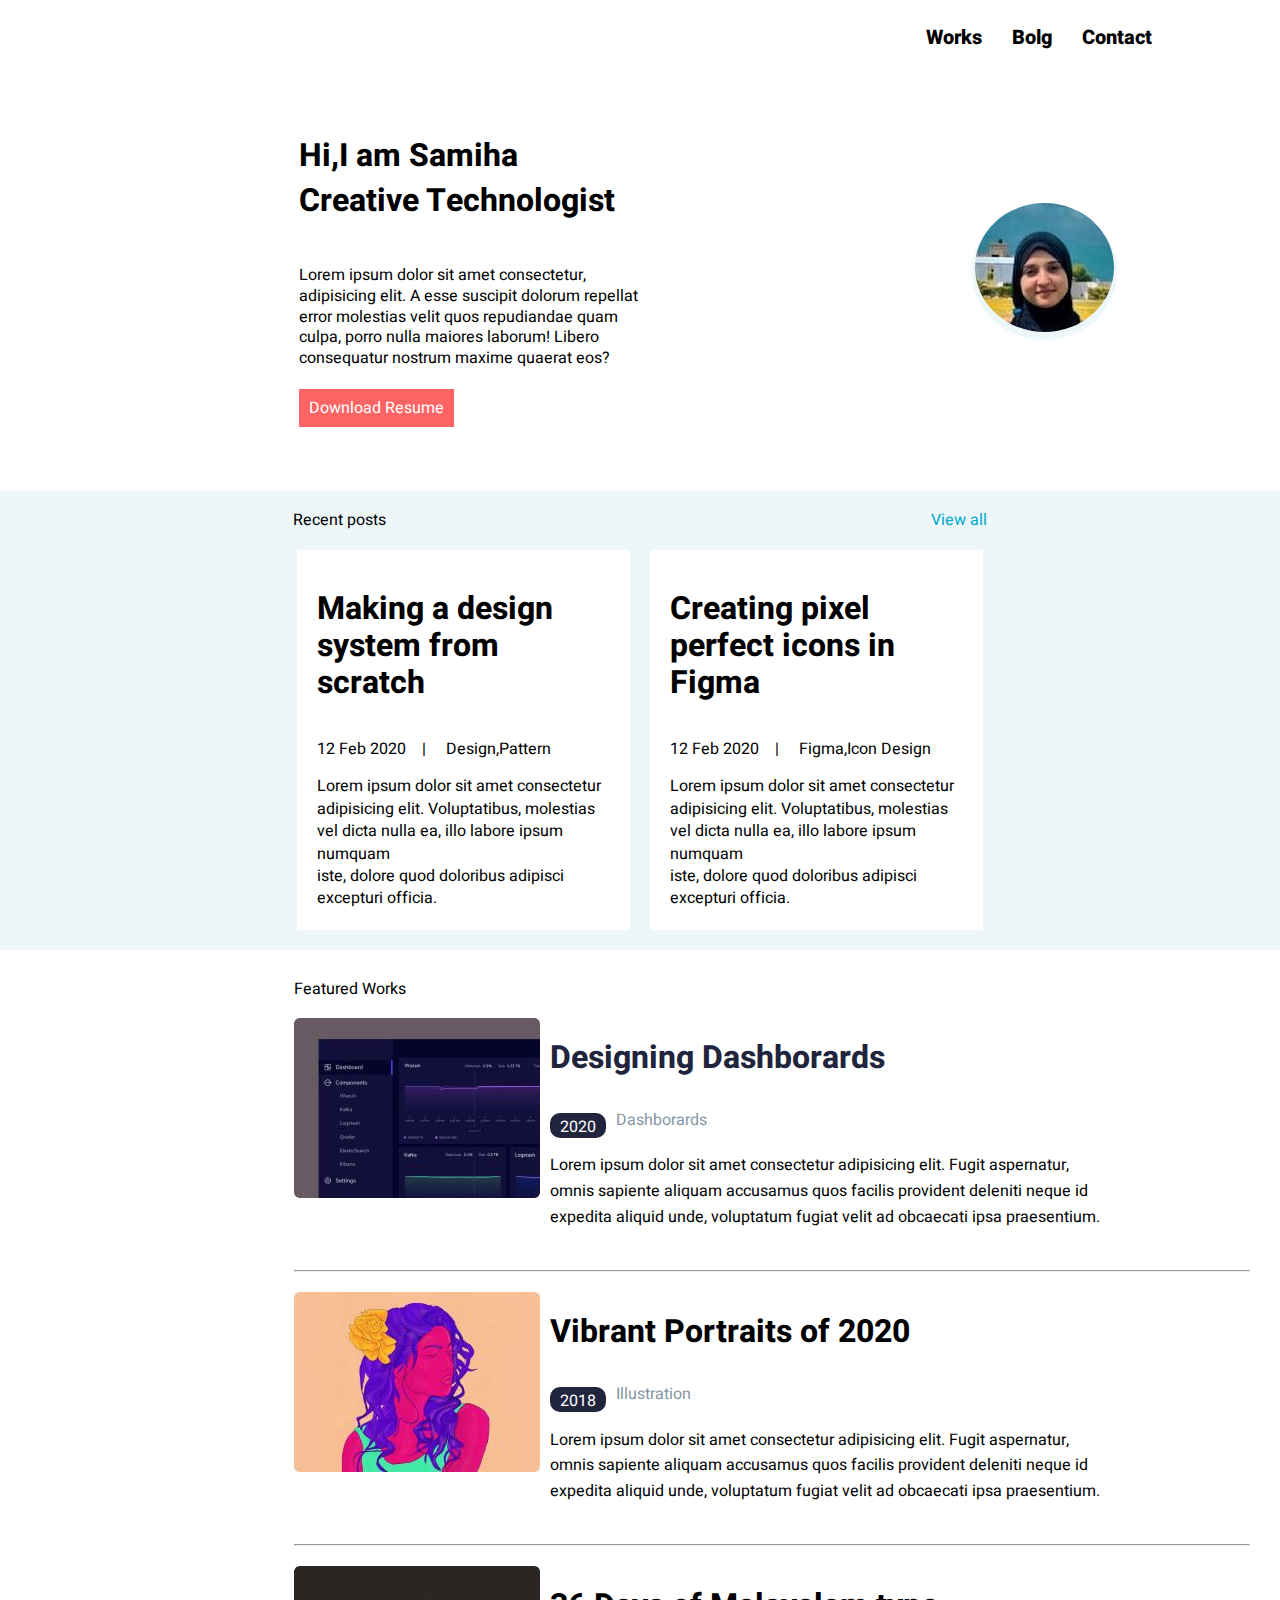
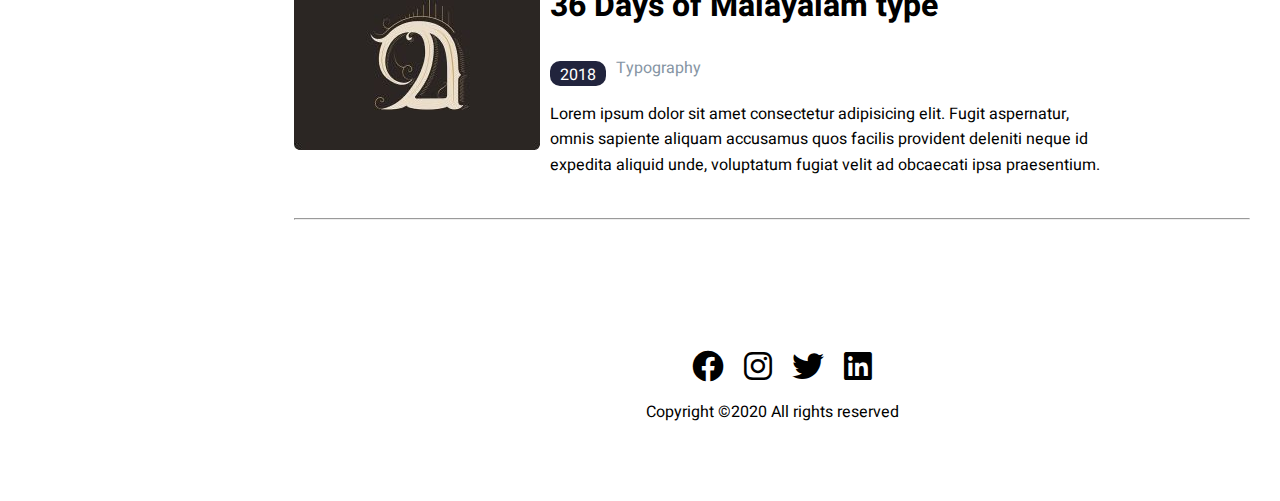
<file: index.html>
<!DOCTYPE html>
<html lang="en">

<head>
    <meta charset="UTF-8">
    <meta http-equiv="X-UA-Compatible" content="IE=edge">
    <meta name="viewport" content="width=device-width, initial-scale=1.0">
    <!-- Main css sheet -->
    <link rel="stylesheet" href="css/Home.css">
    <!-- css fontwosem -->
    <link rel="stylesheet" href="css/all.css">
    <link rel="stylesheet" href="css/normalize.css">
    <link rel="preconnect" href="https://fonts.googleapis.com">
<link rel="preconnect" href="https://fonts.gstatic.com" crossorigin>
<link href="https://fonts.googleapis.com/css2?family=Heebo:wght@100;200;300;400;500;600;700&display=swap" rel="stylesheet">
    <title>Home page</title>
</head>

<body>

    <!-- start header -->
    <header>
        <div class="container">

            <nav>

                <i class="fas fa-bars icon-menu"></i>

                <ul>
                    <a href="works.html">
                        <li>
                            works
                        </li>

                    </a>
                    <a href="blog.html">
                        <li>
                            bolg
                        </li>

                    </a>
                    <a href="index.html">
                        <li>
                            contact
                        </li>

                    </a>
                </ul>
            </nav>

        </div>
    </header>
    <!-- end header -->

    <!-- start induction_part -->

    <div class="induction_part">
        <div class="container">
            <div class="left">
                <h1>
                    Hi,I am Samiha <br>
                    Creative Technologist
                </h1>
                <p>
                    Lorem ipsum dolor sit amet consectetur, adipisicing elit. A esse suscipit dolorum repellat error
                    molestias velit quos repudiandae quam culpa, porro nulla maiores laborum! Libero consequatur
                    nostrum maxime quaerat eos?
                </p>
                <button>Download Resume</button>
            </div>

            <div class="right">
                <img src="img/my_photo.jpg" alt="">

            </div>
        </div>
    </div>

    <!-- end induction_part -->
    <!-- start secendchild -->


    <div class="secendchild">
        <div class="startdiv">
            <p>Recent posts</p>
            <span>
                <p>View all</p>
            </span>
        </div>
        <div class="enddiv">

            <div class="child1">
                <h1>
                    Making a design system from <br> scratch
                </h1>
                <p class="span">12 Feb 2020 <span style="color: white;">...</span>| <span
                        style="color: white;">...</span>
                    Design,Pattern</p>
                <p>Lorem ipsum dolor sit amet consectetur adipisicing elit. Voluptatibus, molestias vel
                    dicta
                    nulla ea, illo labore ipsum numquam <br> iste, dolore quod doloribus
                    adipisci<br> excepturi officia.</p>
            </div>

            <div class="child1">
                <h1>
                    Creating pixel perfect icons in <br> Figma
                </h1>
                <p class="span">12 Feb 2020 <span style="color: white;">...</span>| <span
                        style="color: white;">...</span>
                    Figma,Icon
                    Design</p>
                <p>Lorem ipsum dolor sit amet consectetur adipisicing elit. Voluptatibus, molestias vel
                    dicta
                    nulla ea, illo labore ipsum numquam <br>iste, dolore quod doloribus
                    adipisci <br>excepturi officia.</p>
            </div>
        </div>
    </div>


    <!-- end secendchild -->

    <!-- start lastdiv -->
    <div class="lastdiv">


        <div class="title">
            <p> Featured Works</p>
        </div>
        <div class="severaldiv">
            <div class="leftsev">
                <img src="img/IMG-20230412-WA0001.jpg" alt="">
            </div>
            <div class="rightseve">
                <h1>
                    <a href="workdetail.html" title="Go to Works Detail">Designing Dashborards</a>
                </h1>
                <div class="centerdiv">
                    <span>2020</span>
                    <p>Dashborards</p>
                </div>
                <p>Lorem ipsum dolor sit amet consectetur adipisicing elit. Fugit aspernatur, omnis sapiente
                    aliquam accusamus quos facilis provident deleniti neque id expedita aliquid unde,
                    voluptatum fugiat velit ad obcaecati ipsa praesentium.</p>

            </div>
        </div>
        <hr>


        <div class="severaldiv">
            <div class="leftsev">
                <img src="img/IMG-20230412-WA0000.jpg" alt="">
            </div>
            <div class="rightseve">
                <h1>
                    Vibrant Portraits of 2020
                </h1>
                <div class="centerdiv">
                    <span>2018</span>
                    <p>Illustration</p>
                </div>
                <p>Lorem ipsum dolor sit amet consectetur adipisicing elit. Fugit aspernatur, omnis
                    sapiente aliquam accusamus quos facilis provident deleniti neque id expedita
                    aliquid unde, voluptatum fugiat velit ad obcaecati ipsa praesentium.</p>

            </div>
        </div>
        <hr>



        <div class="severaldiv">
            <div class="leftsev">
                <img src="img/IMG-20230412-WA0002.jpg" alt="">
            </div>
            <div class="rightseve">
                <h1>
                    36 Days of Malayalam type
                </h1>
                <div class="centerdiv">
                    <span>2018</span>
                    <p>Typography</p>
                </div>
                <p>Lorem ipsum dolor sit amet consectetur adipisicing elit. Fugit
                    aspernatur, omnis sapiente aliquam accusamus quos facilis provident
                    deleniti neque id expedita aliquid unde, voluptatum fugiat velit ad
                    obcaecati ipsa praesentium.</p>

            </div>
        </div>
        <hr>

        <!-- end lastdiv -->
        <!-- start footer  -->
        <footer>
            <div>
                <i class="fa-brands fa-facebook"></i>
                <i class="fa-brands fa-instagram"></i>
                <i class="fa-brands fa-twitter"></i>
                <i class="fa-brands fa-linkedin"></i>
            </div>
            <p>Copyright ©2020 All rights reserved </p>
        </footer>
        <!-- end footer  -->
</body>

</html>
</file>
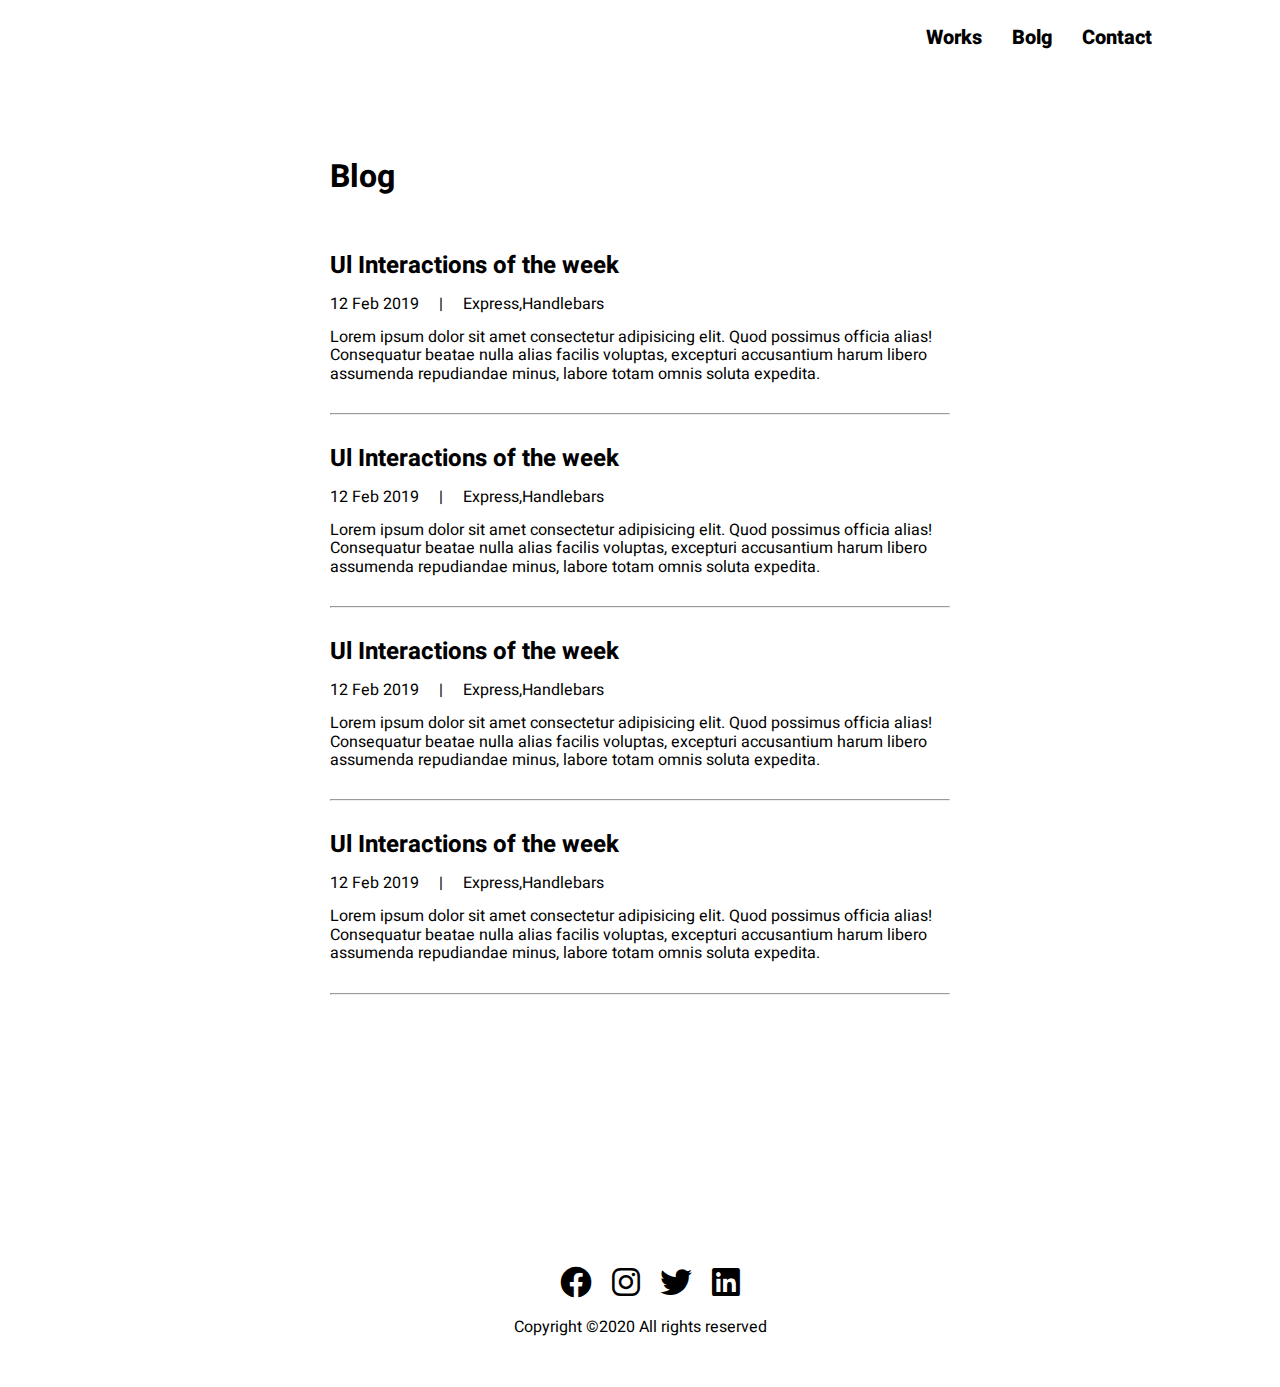
<file: blog.html>
<!DOCTYPE html>
<html lang="en">

<head>
    <meta charset="UTF-8">
    <meta http-equiv="X-UA-Compatible" content="IE=edge">
    <meta name="viewport" content="width=device-width, initial-scale=1.0">
    <link rel="stylesheet" href="css/blog.css">
    <link rel="stylesheet" href="css/all.css">
    <link rel="stylesheet" href="css/normalize.css">
    <link rel="preconnect" href="https://fonts.googleapis.com">
<link rel="preconnect" href="https://fonts.gstatic.com" crossorigin>
<link href="https://fonts.googleapis.com/css2?family=Heebo:wght@100;200;300;400;500;600;700&display=swap" rel="stylesheet">
    <title>Blog page</title>
</head>

<body>
    <!-- start header -->
    <header>
        <div class="container">

            <nav>

                <i class="fas fa-bars icon-menu"></i>

                <ul>
                    <a href="works.html">
                        <li>
                            works
                        </li>

                    </a>
                    <a href="blog.html">
                        <li>
                            bolg
                        </li>

                    </a>
                    <a href="Home.html">
                        <li>
                            contact
                        </li>

                    </a>
                </ul>
            </nav>

        </div>
    </header>
    <!-- end header -->
    <!-- start blog_sec -->

    <div class="continer">

        <main>
            <h1>
                Blog
            </h1>
            <div class="maindivv">
                <h2>
                    Ul Interactions of the week
                </h2>
                <p class="p1">12 Feb 2019<span style="color: white;"> ...</span> | <span style="color: white;">
                        ...</span> Express,Handlebars</p>
                <p class="p2">Lorem ipsum dolor sit amet consectetur adipisicing elit. Quod possimus officia alias!
                    Consequatur beatae
                    nulla alias facilis voluptas, excepturi accusantium harum libero assumenda repudiandae minus, labore
                    totam omnis soluta expedita.</p>
                <hr>
            </div>



            <div class="maindivv">
                <h2>
                    Ul Interactions of the week
                </h2>
                <p class="p1">12 Feb 2019<span style="color: white;"> ...</span> | <span style="color: white;">
                        ...</span> Express,Handlebars</p>
                <p class="p2">Lorem ipsum dolor sit amet consectetur adipisicing elit. Quod possimus officia alias!
                    Consequatur beatae
                    nulla alias facilis voluptas, excepturi accusantium harum libero assumenda repudiandae minus, labore
                    totam omnis soluta expedita.</p>
                <hr>
            </div>



            <div class="maindivv">
                <h2>
                    Ul Interactions of the week
                </h2>
                <p class="p1">12 Feb 2019<span style="color: white;"> ...</span> | <span style="color: white;">
                        ...</span> Express,Handlebars</p>
                <p class="p2">Lorem ipsum dolor sit amet consectetur adipisicing elit. Quod possimus officia alias!
                    Consequatur beatae
                    nulla alias facilis voluptas, excepturi accusantium harum libero assumenda repudiandae minus, labore
                    totam omnis soluta expedita.</p>
                <hr>
            </div>



            <div class="maindivv">
                <h2>
                    Ul Interactions of the week
                </h2>
                <p class="p1">12 Feb 2019<span style="color: white;"> ...</span> | <span style="color: white;">
                        ...</span> Express,Handlebars</p>
                <p class="p2">Lorem ipsum dolor sit amet consectetur adipisicing elit. Quod possimus officia alias!
                    Consequatur beatae
                    nulla alias facilis voluptas, excepturi accusantium harum libero assumenda repudiandae minus, labore
                    totam omnis soluta expedita.</p>
                <hr>
            </div>
        </main>
    </div>
    <!-- end blog_sec -->
    <!-- start footer -->
    <footer>
        <div>
            <i class="fa-brands fa-facebook"></i>
            <i class="fa-brands fa-instagram"></i>
            <i class="fa-brands fa-twitter"></i>
            <i class="fa-brands fa-linkedin"></i>
        </div>
        <p>Copyright ©2020 All rights reserved </p>
    </footer>
    <!-- send footer -->
</body>

</html>





















</body>

</html>
</file>
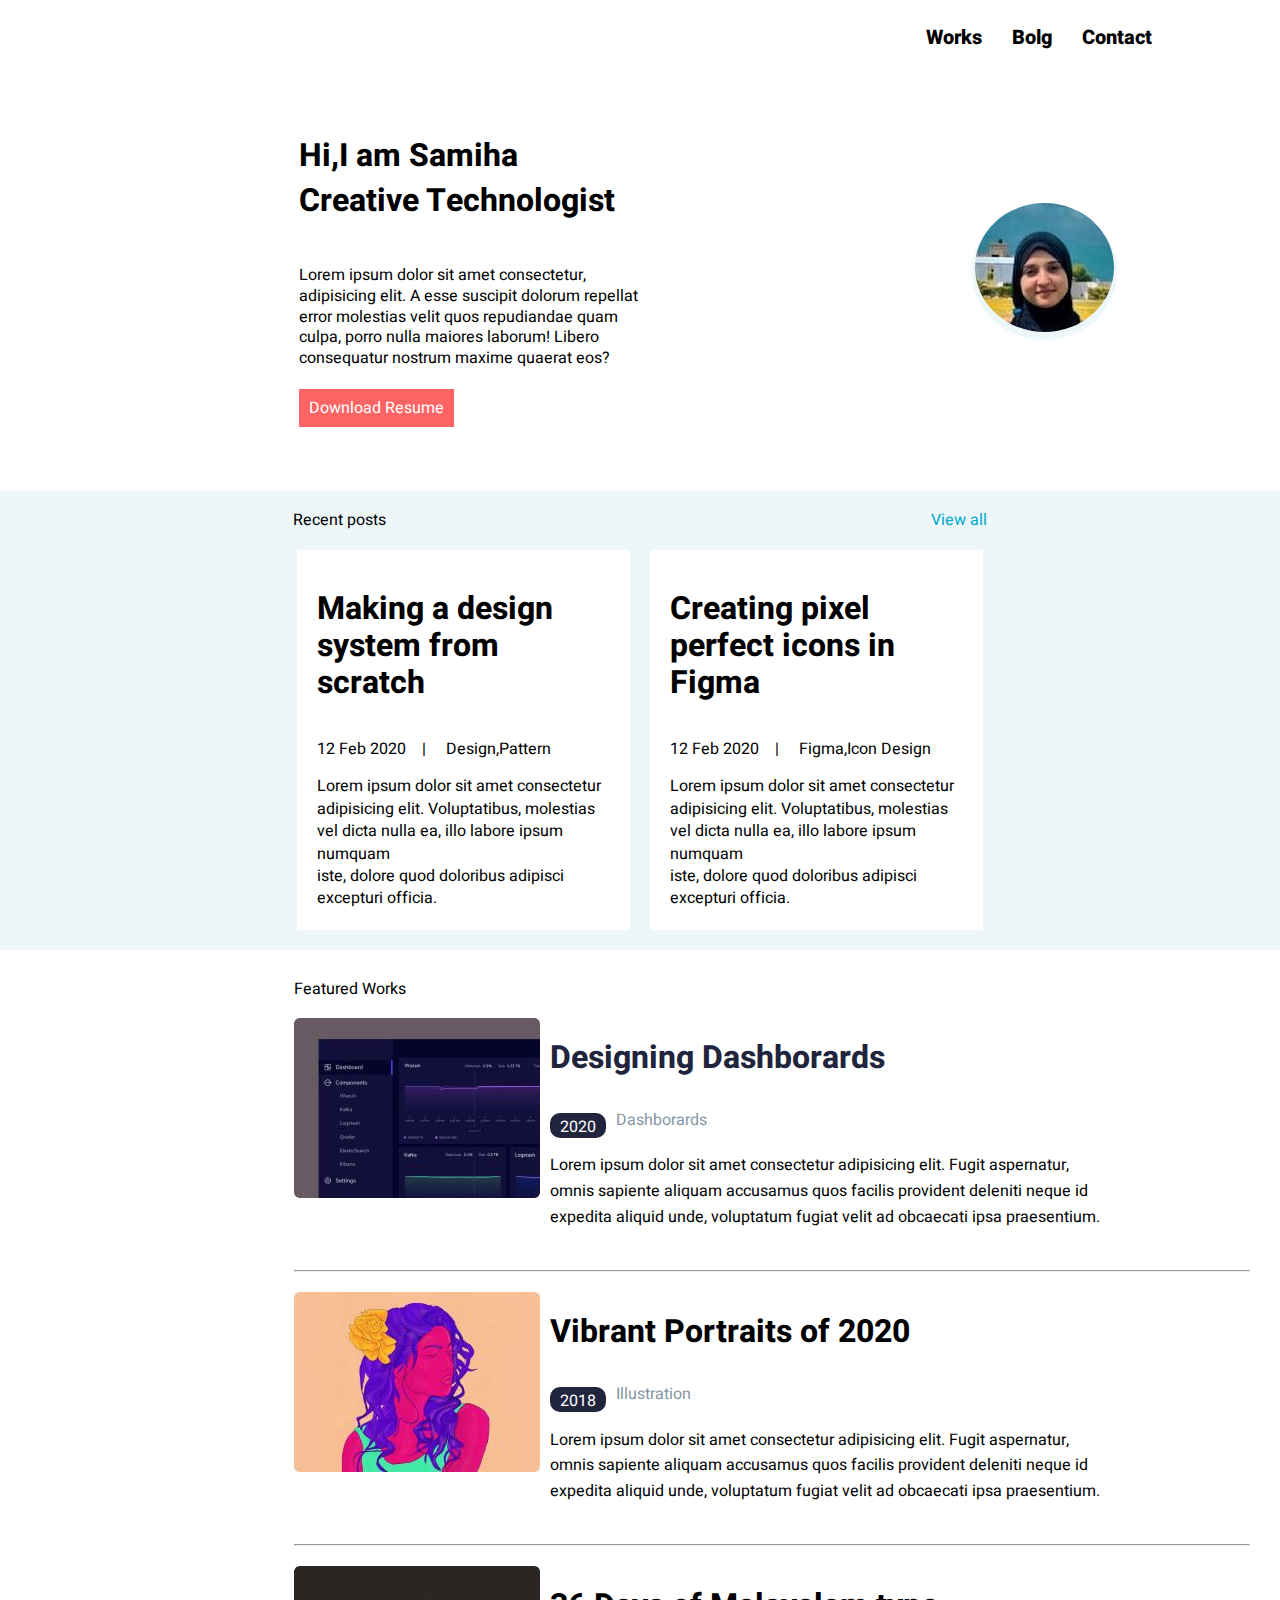
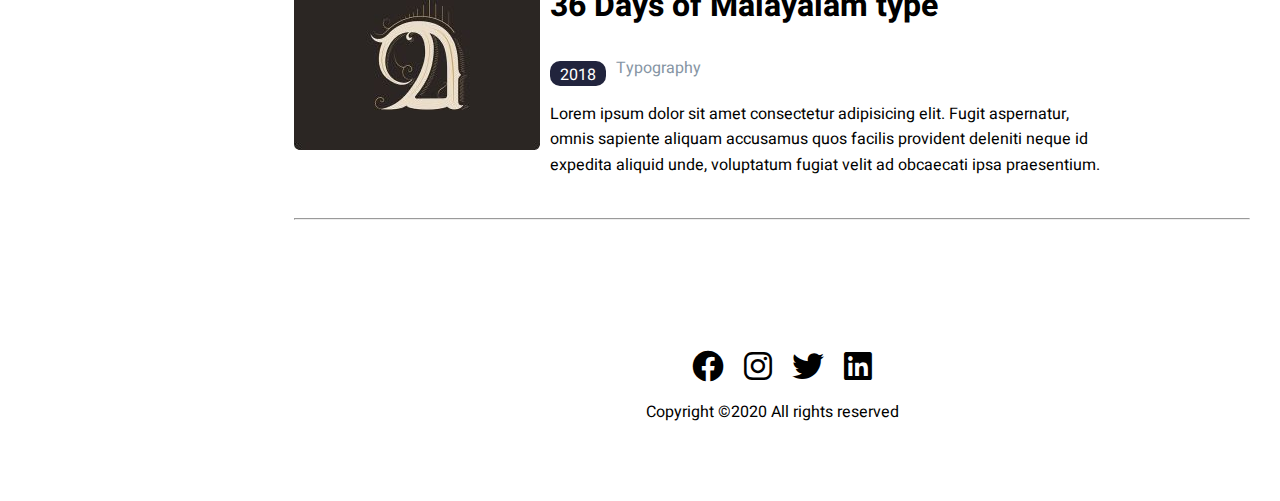
<file: Home.html>
<!DOCTYPE html>
<html lang="en">

<head>
    <meta charset="UTF-8">
    <meta http-equiv="X-UA-Compatible" content="IE=edge">
    <meta name="viewport" content="width=device-width, initial-scale=1.0">
    <!-- Main css sheet -->
    <link rel="stylesheet" href="css/Home.css">
    <!-- css fontwosem -->
    <link rel="stylesheet" href="css/all.css">
    <link rel="stylesheet" href="css/normalize.css">
    <link rel="preconnect" href="https://fonts.googleapis.com">
<link rel="preconnect" href="https://fonts.gstatic.com" crossorigin>
<link href="https://fonts.googleapis.com/css2?family=Heebo:wght@100;200;300;400;500;600;700&display=swap" rel="stylesheet">
    <title>Home page</title>
</head>

<body>

    <!-- start header -->
    <header>
        <div class="container">

            <nav>

                <i class="fas fa-bars icon-menu"></i>

                <ul>
                    <a href="works.html">
                        <li>
                            works
                        </li>

                    </a>
                    <a href="blog.html">
                        <li>
                            bolg
                        </li>

                    </a>
                    <a href="index.html">
                        <li>
                            contact
                        </li>

                    </a>
                </ul>
            </nav>

        </div>
    </header>
    <!-- end header -->

    <!-- start induction_part -->

    <div class="induction_part">
        <div class="container">
            <div class="left">
                <h1>
                    Hi,I am Samiha <br>
                    Creative Technologist
                </h1>
                <p>
                    Lorem ipsum dolor sit amet consectetur, adipisicing elit. A esse suscipit dolorum repellat error
                    molestias velit quos repudiandae quam culpa, porro nulla maiores laborum! Libero consequatur
                    nostrum maxime quaerat eos?
                </p>
                <button>Download Resume</button>
            </div>

            <div class="right">
                <img src="img/my_photo.jpg" alt="">

            </div>
        </div>
    </div>

    <!-- end induction_part -->
    <!-- start secendchild -->


    <div class="secendchild">
        <div class="startdiv">
            <p>Recent posts</p>
            <span>
                <p>View all</p>
            </span>
        </div>
        <div class="enddiv">

            <div class="child1">
                <h1>
                    Making a design system from <br> scratch
                </h1>
                <p class="span">12 Feb 2020 <span style="color: white;">...</span>| <span
                        style="color: white;">...</span>
                    Design,Pattern</p>
                <p>Lorem ipsum dolor sit amet consectetur adipisicing elit. Voluptatibus, molestias vel
                    dicta
                    nulla ea, illo labore ipsum numquam <br> iste, dolore quod doloribus
                    adipisci<br> excepturi officia.</p>
            </div>

            <div class="child1">
                <h1>
                    Creating pixel perfect icons in <br> Figma
                </h1>
                <p class="span">12 Feb 2020 <span style="color: white;">...</span>| <span
                        style="color: white;">...</span>
                    Figma,Icon
                    Design</p>
                <p>Lorem ipsum dolor sit amet consectetur adipisicing elit. Voluptatibus, molestias vel
                    dicta
                    nulla ea, illo labore ipsum numquam <br>iste, dolore quod doloribus
                    adipisci <br>excepturi officia.</p>
            </div>
        </div>
    </div>


    <!-- end secendchild -->

    <!-- start lastdiv -->
    <div class="lastdiv">


        <div class="title">
            <p> Featured Works</p>
        </div>
        <div class="severaldiv">
            <div class="leftsev">
                <img src="img/IMG-20230412-WA0001.jpg" alt="">
            </div>
            <div class="rightseve">
                <h1>
                    <a href="workdetail.html" title="Go to Works Detail">Designing Dashborards</a>
                </h1>
                <div class="centerdiv">
                    <span>2020</span>
                    <p>Dashborards</p>
                </div>
                <p>Lorem ipsum dolor sit amet consectetur adipisicing elit. Fugit aspernatur, omnis sapiente
                    aliquam accusamus quos facilis provident deleniti neque id expedita aliquid unde,
                    voluptatum fugiat velit ad obcaecati ipsa praesentium.</p>

            </div>
        </div>
        <hr>


        <div class="severaldiv">
            <div class="leftsev">
                <img src="img/IMG-20230412-WA0000.jpg" alt="">
            </div>
            <div class="rightseve">
                <h1>
                    Vibrant Portraits of 2020
                </h1>
                <div class="centerdiv">
                    <span>2018</span>
                    <p>Illustration</p>
                </div>
                <p>Lorem ipsum dolor sit amet consectetur adipisicing elit. Fugit aspernatur, omnis
                    sapiente aliquam accusamus quos facilis provident deleniti neque id expedita
                    aliquid unde, voluptatum fugiat velit ad obcaecati ipsa praesentium.</p>

            </div>
        </div>
        <hr>



        <div class="severaldiv">
            <div class="leftsev">
                <img src="img/IMG-20230412-WA0002.jpg" alt="">
            </div>
            <div class="rightseve">
                <h1>
                    36 Days of Malayalam type
                </h1>
                <div class="centerdiv">
                    <span>2018</span>
                    <p>Typography</p>
                </div>
                <p>Lorem ipsum dolor sit amet consectetur adipisicing elit. Fugit
                    aspernatur, omnis sapiente aliquam accusamus quos facilis provident
                    deleniti neque id expedita aliquid unde, voluptatum fugiat velit ad
                    obcaecati ipsa praesentium.</p>

            </div>
        </div>
        <hr>

        <!-- end lastdiv -->
        <!-- start footer  -->
        <footer>
            <div>
                <i class="fa-brands fa-facebook"></i>
                <i class="fa-brands fa-instagram"></i>
                <i class="fa-brands fa-twitter"></i>
                <i class="fa-brands fa-linkedin"></i>
            </div>
            <p>Copyright ©2020 All rights reserved </p>
        </footer>
        <!-- end footer  -->
</body>

</html>
</file>
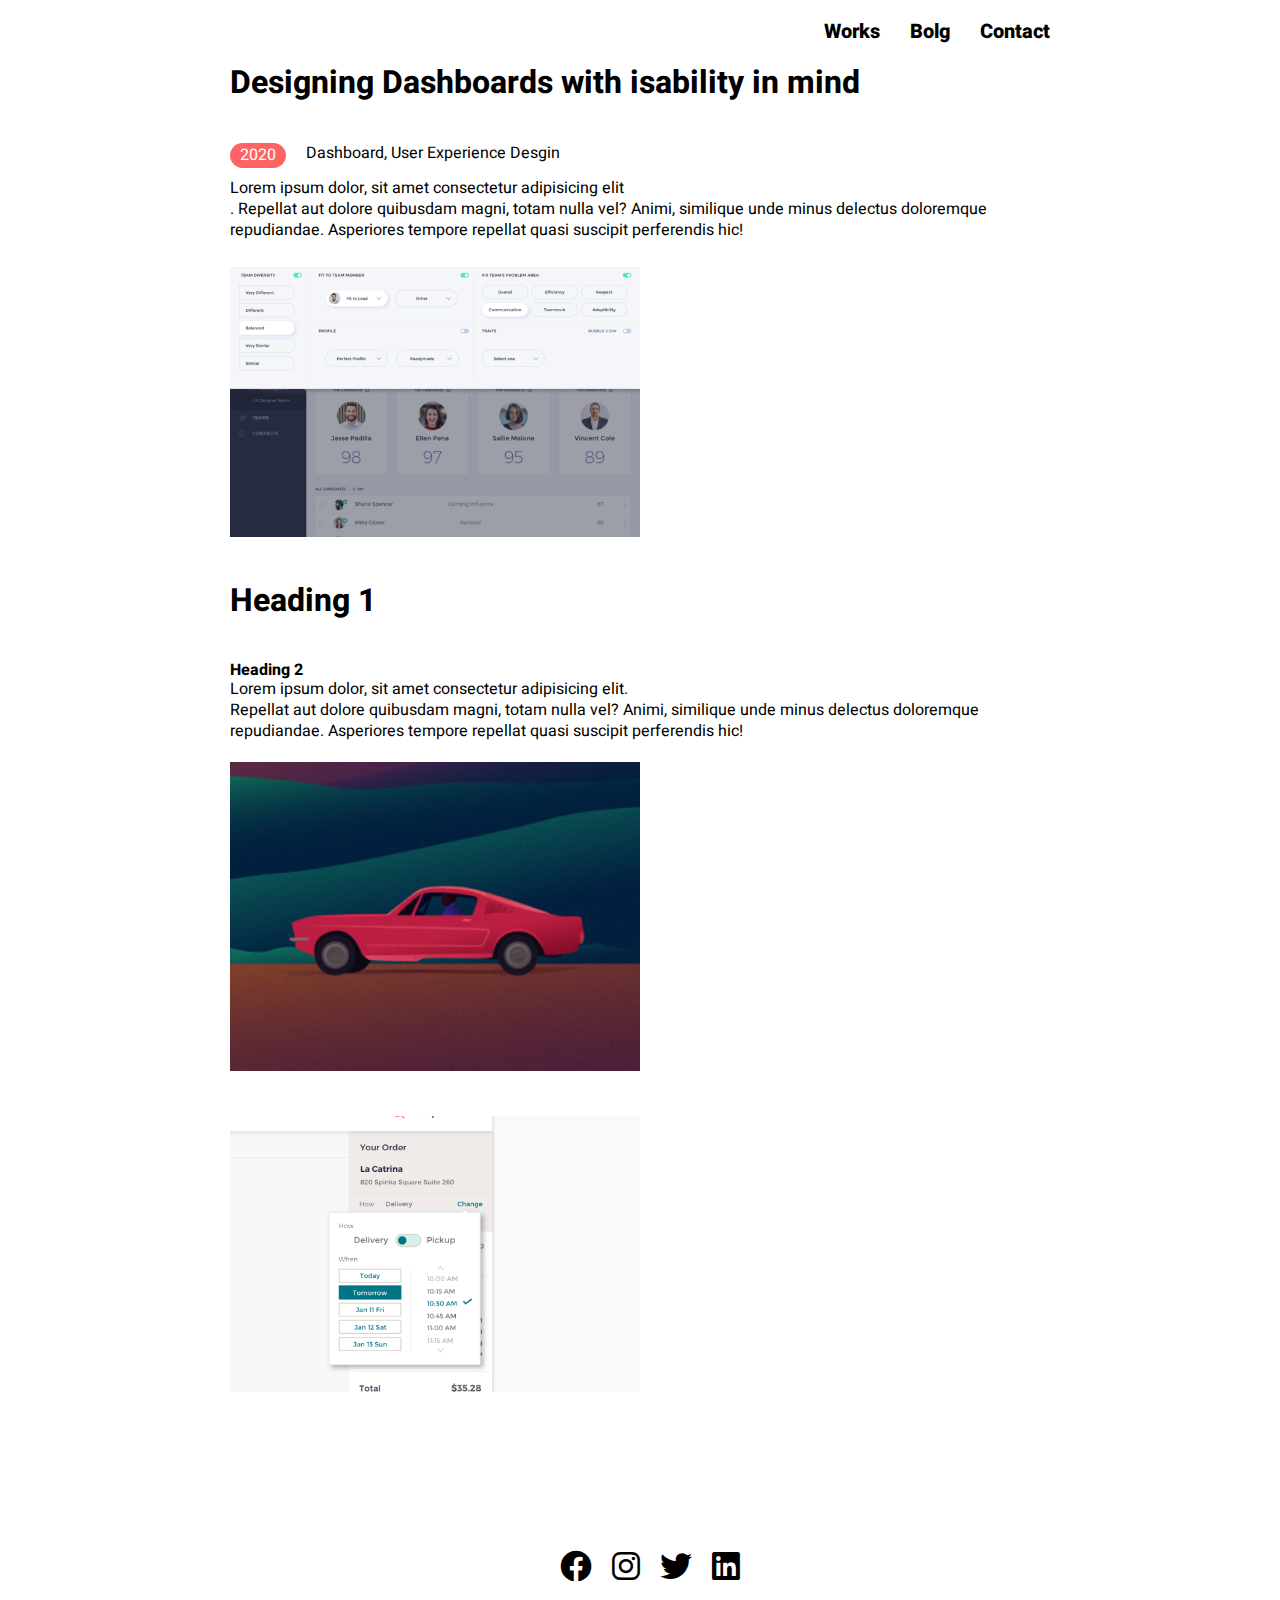
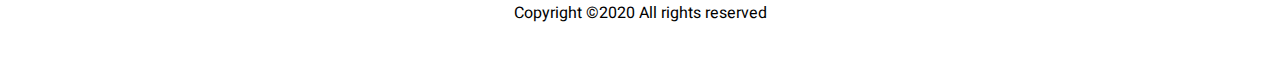
<file: workdetail.html>
<!DOCTYPE html>
<html lang="en">

<head>
    <meta charset="UTF-8">
    <meta http-equiv="X-UA-Compatible" content="IE=edge">
    <meta name="viewport" content="width=device-width, initial-scale=1.0">
    <link rel="stylesheet" href="css/wokedet.css">
    <link rel="stylesheet" href="css/all.css">
    <link rel="stylesheet" href="css/normalize.css">
    <link rel="preconnect" href="https://fonts.googleapis.com">
<link rel="preconnect" href="https://fonts.gstatic.com" crossorigin>
<link href="https://fonts.googleapis.com/css2?family=Heebo:wght@100;200;300;400;500;600;700&display=swap" rel="stylesheet">
    <title>workdetail page</title>
</head>

<body>
    <div class="continer">
        <!-- start header -->
        <header>
            <div class="container">

                <nav>

                    <i class="fas fa-bars icon-menu"></i>

                    <ul>
                        <a href="works.html">
                            <li>
                                works
                            </li>

                        </a>
                        <a href="blog.html">
                            <li>
                                bolg
                            </li>

                        </a>
                        <a href="Home.html">
                            <li>
                                contact
                            </li>

                        </a>
                    </ul>
                </nav>

            </div>
        </header>
        <!-- end header -->
        <!-- start main -->
        <div class="continer">
            <section>
                <h1>Designing Dashboards with isability in mind</h1>
                <div class="centerdiv">
                    <div class="perentdiv">


                        <p class="years">2020</p>
                        <p> Dashboard, User Experience Desgin</p>
                    </div>
                    <p>Lorem ipsum dolor, sit amet consectetur adipisicing elit<br>. Repellat aut dolore quibusdam
                        magni, totam
                        nulla vel? Animi, similique unde minus delectus doloremque repudiandae. Asperiores tempore
                        repellat
                        quasi suscipit perferendis hic!</p>
                    <img src="img/Rectangle 4 - Copy.png" alt="">
                    <h1>
                        Heading 1
                    </h1>
                    <h4>
                        Heading 2
                    </h4>
                    <p>Lorem ipsum dolor, sit amet consectetur adipisicing elit. <br> Repellat aut dolore quibusdam
                        magni, totam
                        nulla vel? Animi, similique unde minus delectus doloremque repudiandae. Asperiores tempore
                        repellat
                        quasi suscipit perferendis hic!</p>
                    <img src="img/Rectangle 5 - Copy.png" alt="">
                    <img src="img/Rectangle 4@2x.png" alt="">

                </div>
            </section>
        </div>
        <!--end main -->
        <!-- start footer -->
        <footer>
            <div>
                <i class="fa-brands fa-facebook"></i>
                <i class="fa-brands fa-instagram"></i>
                <i class="fa-brands fa-twitter"></i>
                <i class="fa-brands fa-linkedin"></i>
            </div>
            <p>Copyright ©2020 All rights reserved </p>
        </footer>
        <!-- end footer -->
</body>

</html>
</file>
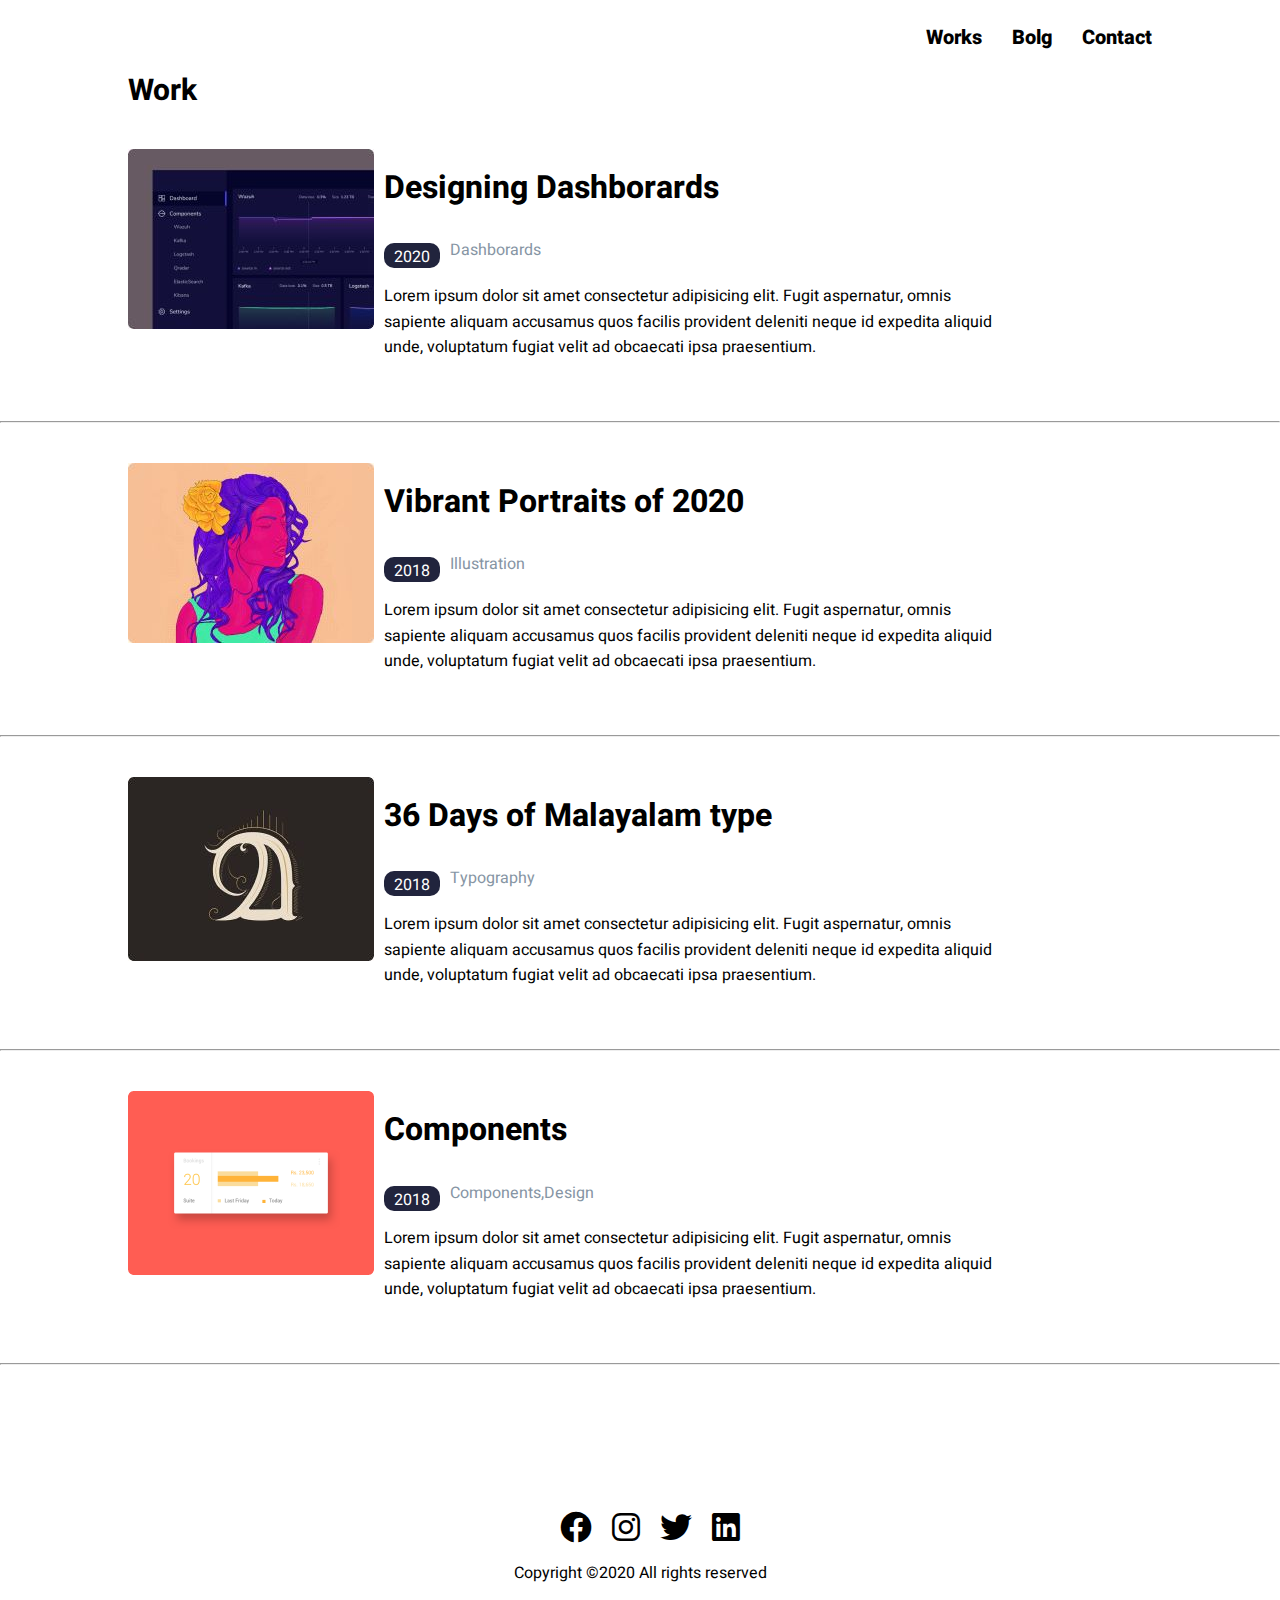
<file: works.html>
<!DOCTYPE html>
<html lang="en">

<head>
    <meta charset="UTF-8">
    <meta http-equiv="X-UA-Compatible" content="IE=edge">
    <meta name="viewport" content="width=device-width, initial-scale=1.0">
    <link rel="stylesheet" href="css/works.css">
    <link rel="stylesheet" href="css/all.css">
    <link rel="stylesheet" href="css/normalize.css">
    <link rel="preconnect" href="https://fonts.googleapis.com">
<link rel="preconnect" href="https://fonts.gstatic.com" crossorigin>
<link href="https://fonts.googleapis.com/css2?family=Heebo:wght@100;200;300;400;500;600;700&display=swap" rel="stylesheet">
    <title>Work page</title>
</head>

<body>
    <!-- start header -->
    <header>
        <div class="container">

            <nav>

                <i class="fas fa-bars icon-menu"></i>

                <ul>
                    <a href="works.html">
                        <li>
                            works
                        </li>

                    </a>
                    <a href="blog.html">
                        <li>
                            bolg
                        </li>

                    </a>
                    <a href="Home.html">
                        <li>
                            contact
                        </li>

                    </a>
                </ul>
            </nav>

        </div>
    </header>
    <!-- end header -->
    <div class="continer">
        <section>

            <div class="lastdiv">
                <div class="title">
                    <p> Work</p>
                </div>
                <div class="severaldiv">
                    <div class="leftsev">
                        <img src="img/IMG-20230412-WA0001.jpg" alt="">
                    </div>
                    <div class="rightseve">
                        <h1>
                            Designing Dashborards
                        </h1>
                        <div class="centerdiv">
                            <span>2020</span>
                            <p>Dashborards</p>
                        </div>
                        <p>Lorem ipsum dolor sit amet consectetur adipisicing elit. Fugit aspernatur, omnis sapiente
                            aliquam accusamus quos facilis provident deleniti neque id expedita aliquid unde,
                            voluptatum fugiat velit ad obcaecati ipsa praesentium.</p>

                    </div>
                </div>
                <hr>
                <!-- start everaldiv -->

                <div class="severaldiv">
                    <div class="leftsev">
                        <img src="img/IMG-20230412-WA0000.jpg" alt="">
                    </div>
                    <div class="rightseve">
                        <h1>
                            Vibrant Portraits of 2020
                        </h1>
                        <div class="centerdiv">
                            <span>2018</span>
                            <p>Illustration</p>
                        </div>
                        <p>Lorem ipsum dolor sit amet consectetur adipisicing elit. Fugit aspernatur, omnis
                            sapiente aliquam accusamus quos facilis provident deleniti neque id expedita
                            aliquid unde, voluptatum fugiat velit ad obcaecati ipsa praesentium.</p>

                    </div>
                </div>
                <hr>



                <div class="severaldiv">
                    <div class="leftsev">
                        <img src="img/IMG-20230412-WA0002.jpg" alt="">
                    </div>
                    <div class="rightseve">
                        <h1>
                            36 Days of Malayalam type
                        </h1>
                        <div class="centerdiv">
                            <span>2018</span>
                            <p>Typography</p>
                        </div>
                        <p>Lorem ipsum dolor sit amet consectetur adipisicing elit. Fugit
                            aspernatur, omnis sapiente aliquam accusamus quos facilis provident
                            deleniti neque id expedita aliquid unde, voluptatum fugiat velit ad
                            obcaecati ipsa praesentium.</p>

                    </div>
                </div>
                <hr>

                <div class="severaldiv">
                    <div class="leftsev">
                        <img src="img/Rectangle 40.png" alt="" ">
                </div>
                <div class=" rightseve">
                        <h1>
                            Components
                        </h1>
                        <div class="centerdiv">
                            <span>2018</span>
                            <p>Components,Design</p>
                        </div>
                        <p>Lorem ipsum dolor sit amet consectetur adipisicing elit. Fugit
                            aspernatur, omnis sapiente aliquam accusamus quos facilis provident
                            deleniti neque id expedita aliquid unde, voluptatum fugiat velit ad
                            obcaecati ipsa praesentium.</p>

                    </div>
                </div>
                <hr>
        </section>
    </div>
    <!-- end everaldiv -->
    <!-- start footer -->
    <footer>
        <div>
            <i class="fa-brands fa-facebook"></i>
            <i class="fa-brands fa-instagram"></i>
            <i class="fa-brands fa-twitter"></i>
            <i class="fa-brands fa-linkedin"></i>
        </div>
        <p>Copyright ©2020 All rights reserved </p>
    </footer>
    <!-- end footer -->
</body>

</html>
</file>
<file: css/Home.css>
* {
    box-sizing: border-box;
    margin: 0;
    padding: 0;
    font-family: myfont;
}
@font-face {
    font-family: myfont;
    src: url(../fonts/Heebo-Regular.ttf);
}

@font-face {
    font-family: myfont;
    src: url(../fonts/Heebo-Bold.ttf);
    font-weight: bold;
}

:root {
    --maincolor: #ff6464;
}

/* start Components part  */
.container {
    margin: 2% 10%;
}

/* Small screens */
@media (max-width: 767px) {}

/* Medium screens */
@media (min-width: 768px) {
    .container {
        max-width: 768px;
    }
}

/* Large screens */
@media (min-width: 992px) {
    .container {
        max-width: 992px;
    }
}

/* Extra-large screens */
@media (min-width: 1200px) {
    .container {
        max-width: 1200px;
    }
}

/* end Components part  */
/* start header */


header .container ul {
    display: flex;
    justify-content: flex-end;
    list-style: none;

}

header .container ul a {
    text-decoration: none;
}

header .container ul li {
    padding-left: 30px;
    font-size: 20px;
    font-weight: 800;
    text-transform: capitalize;
    color: #000000;
    font-family: Heebo;
}

header .container ul li:hover {
    color: var(--maincolor);
    padding-top: 5px;
    transition: 0.2s;

}

header .container nav i {
    display: none;
}

@media (max-width: 767px) {

    header .container {
        display: flex;
        justify-content: flex-end;
        MARGIN-top: -20PX;


    }

    header .container nav ul {
        display: none;
    }

    header .container nav i {
        display: flex;
    }

    header .container nav {
        position: relative;
    }

    nav .icon-menu:hover+ul {

        display: flex;
        flex-direction: column;
        justify-content: flex-end;
        background-color: #f6f6f6;
        position: absolute;
        right: 0;
        min-width: 200px;
        top: calc(100% + 20px);
        padding: 20px 0;
        box-shadow: rgba(149, 157, 165, 0.2) 0px 8px 24px;
        border-bottom: #000000 1px solid;
        z-index: 1;
    }

    nav ul li a {
        padding: 10px;
        text-align: center;
        font-weight: 400;
    }


    header .container nav ul::before {
        content: "";
        border-width: 10px;
        border-color: transparent transparent #f6f6f6 transparent;
        border-style: solid;
        right: 5px;
        position: absolute;
        top: -19px;

    }

    header .container nav ul a {
        display: block;
        padding: 15px;
        text-decoration: none;
        color: #333;
        transition: 0.3s;
    }


}

/* end header */
/* start induction_part */
.induction_part .container .left {
    width: 100%;
    padding: 0 14%;
}

.induction_part .container {
    display: flex;
    justify-content: center;
    align-items: center;
    gap: 20%;
    margin: 5% 13%;

}


.induction_part .container .left p {

    padding-top: 20px;
    padding-bottom: 20px;
    line-height: 1.3;

}

.induction_part .container .left h1 {
    line-height: 1.4;
}

.induction_part .container .left button {
    background-color: var(--maincolor);
    border: none;
    padding: 10px;
    color: white;
}


.induction_part .container .right img {

    border-radius: 100%;
    box-shadow: 0px 5px 2px 3px #EDF7FA;

}

@media (max-width: 767px) {
    .induction_part .container {
        flex-direction: column-reverse;
        text-align: center;

        margin: 0;
        margin-bottom: 20px;


    }

    .induction_part .container .right img {
        margin-bottom: 20px;
        width: 100%;
    }

    .induction_part .container .left h1 {
        width: 100%;
        font-size: 30px;
    }

    .induction_part .container .left h1+p {
        width: 100%;
    }

}

/* end induction_part */

/* start secendchild */
.secendchild .container .continer {
    margin: 0;
}

.secendchild {
    background-color: #EDF7FA;
    width: 100%;

}

.secendchild .startdiv {
    display: flex;
    justify-content: center;
    gap: 44%;
    padding: 20px;

}

.rightseve a {
    text-decoration: none;
    color: #21243D;
}

.rightseve a:hover {
    color: var(--maincolor);
}

.secendchild .startdiv span {
    color: #00A8CC;
}

.secendchild .enddiv {
    display: flex;
    justify-content: center;
    gap: 20px;
}

.secendchild .child1 {
    width: 26%;
    padding: 20px;
    background-color: #ffffff;
    margin-bottom: 20px;
}

.secendchild .child1 p {
    line-height: 1.4;
    padding-top: 15px;
}

.lastdiv {
    padding: 30px;
    padding-left: 23%;
}

@media (max-width:767px) {
    .secendchild .enddiv {
        display: flex;
        justify-content: center;
        flex-direction: column;
        margin: 0 15%;

    }

    .secendchild .enddiv .child1 {
        width: 100%;


    }

    .lastdiv {
        margin: 20px;
    }

}


/* end secendchild */

/* start  severaldiv */

.severaldiv {
    display: flex;
    padding-top: 20px;
    padding-bottom: 20px;
    gap: 10PX;

}

.severaldiv p {
    padding-bottom: 20px;
    line-height: 1.6;
    width: 80%;

}

.severaldiv .centerdiv {
    display: flex;
    padding-top: 10px;
    width: 50%;

}

.severaldiv .centerdiv span {
    background-color: #21243D;
    color: white;
    margin-right: 10px;
    margin-top: 5px;
    border-radius: 10px;
    height: 25px;
    padding: 5px 10px;

}

.severaldiv .centerdiv p {
    color: #8695A4;
    padding-top: 0;
}

@media (max-width:767px) {
    .lastdiv .severaldiv {
        display: flex;
        flex-direction: column;


    }

    .lastdiv {

        padding: 0 11.5%;
    }

    .lastdiv .severaldiv .leftsev img {
        width: 100%;
        padding-bottom: 20px;
    }

    .lastdiv .severaldiv .rightseve {
        width: 100%;
    }
}

/* end  severaldiv */
/* start footer */
footer div {
    display: flex;
    padding-top: 5%;
    justify-content: center;

}

i {
    font-size: 199%;
    padding-bottom: 20px;
    padding-top: 83px;
    padding-left: 20px;
}

footer p {
    padding-bottom: 50px;
    text-align: center;
}

/* end footer */
</file>
<file: css/blog.css>
:root {
    --maincolor: #ff6464;
}


.continer {
    width: 100%;
    height: 100%;
    padding: 0 7%;

}

* {
    box-sizing: border-box;
    margin: 0;
    padding: 0;
    font-family: myfont;
}

@font-face {
    font-family: myfont;
    src: url(../fonts/Heebo-Regular.ttf);
}

@font-face {
    font-family: myfont;
    src: url(../fonts/Heebo-Bold.ttf);
    font-weight: bold;
}

/* start Components part  */
.container {
    margin: 2% 10%;
}

/* Small screens */
@media (max-width: 767px) {}

/* Medium screens */
@media (min-width: 768px) {
    .container {
        max-width: 768px;
    }
}

/* Large screens */
@media (min-width: 992px) {
    .container {
        max-width: 992px;
    }
}

/* Extra-large screens */
@media (min-width: 1200px) {
    .container {
        max-width: 1200px;
    }
}

/* end Components part  */
/* start header */


header .container ul {
    display: flex;
    justify-content: flex-end;
    list-style: none;

}

header .container ul a {
    text-decoration: none;
}

header .container ul li {
    padding-left: 30px;
    font-size: 20px;
    font-weight: 800;
    text-transform: capitalize;
    color: #000000;
    font-family: Heebo;
}

header .container ul li:hover {
    color: var(--maincolor);
    padding-top: 5px;
    transition: 0.2s;

}

header .container nav i {
    display: none;
}

@media (max-width: 767px) {

    header .container {
        display: flex;
        justify-content: flex-end;


    }

    header .container nav ul {
        display: none;
    }

    header .container nav i {
        display: flex;
    }

    header .container nav {
        position: relative;
    }

    nav .icon-menu:hover+ul {

        display: flex;
        flex-direction: column;
        justify-content: flex-end;
        background-color: #f6f6f6;
        position: absolute;
        right: 0;
        min-width: 200px;
        top: calc(100% + 20px);
        padding: 20px 0;
        box-shadow: rgba(149, 157, 165, 0.2) 0px 8px 24px;
        border-bottom: #000000 1px solid;
    }

    nav ul li a {
        padding: 10px;
        text-align: center;
        font-weight: 400;
    }


    header .container nav ul::before {
        content: "";
        border-width: 10px;
        border-color: transparent transparent #f6f6f6 transparent;
        border-style: solid;
        right: 5px;
        position: absolute;
        top: -19px;

    }

    header .container nav ul a {
        display: block;
        padding: 15px;
        text-decoration: none;
        color: #333;
        transition: 0.3s;
    }


}

/* end header */


/* start blog_sec */

main {
    margin: 10% 20%;
}

.maindivv {
    padding: 15px 20px;
}

main h1 {
    padding-left: 20px;
    padding-bottom: 20px;
}

.maindivv .p1 {
    padding: 15px 0;
}

.maindivv .p2 {
    padding-bottom: 30px;
}

@media (max-width:767px) {
    main {
        margin: 0;

    }

    main h1 {
        width: 100%;
    }

    .maindivv .p1 {
        width: 100%;
    }
}

/* end blog_sec */
/* start footer */

footer div {
    display: flex;
    padding-top: 5%;
    justify-content: center;

}

i {
    font-size: 199%;
    padding-bottom: 20px;
    padding-top: 83px;
    padding-left: 20px;
}

footer p {
    padding-bottom: 50px;
    text-align: center;
}

/* end footer */
</file>
<file: css/wokedet.css>
.continer {
    width: 100%;
    height: 100%;
    padding: 0 10%;
}

* {
    box-sizing: border-box;
    margin: 0;
    padding: 0;
    font-family: myfont;
}
@font-face {
    font-family: myfont;
    src: url(../fonts/Heebo-Regular.ttf);
}

@font-face {
    font-family: myfont;
    src: url(../fonts/Heebo-Bold.ttf);
    font-weight: bold;
}

:root {
    --maincolor: #ff6464;
}

/* start Components part  */
.container {
    margin: 2% 10%;
}

/* Small screens */
@media (max-width: 767px) {}

/* Medium screens */
@media (min-width: 768px) {
    .container {
        max-width: 768px;
    }
}

/* Large screens */
@media (min-width: 992px) {
    .container {
        max-width: 992px;
    }
}

/* Extra-large screens */
@media (min-width: 1200px) {
    .container {
        max-width: 1200px;
    }
}

/* end Components part  */
/* start header */


header .container ul {
    display: flex;
    justify-content: flex-end;
    list-style: none;

}

header .container ul a {
    text-decoration: none;
}

header .container ul li {
    padding-left: 30px;
    font-size: 20px;
    font-weight: 800;
    text-transform: capitalize;
    color: #000000;
    font-family: Heebo;
}

header .container ul li:hover {
    color: var(--maincolor);
    padding-top: 5px;
    transition: 0.2s;

}

header .container nav i {
    display: none;
}

@media (max-width: 767px) {

    header .container {
        display: flex;
        justify-content: flex-end;
        margin: -10% 10%;
        padding-bottom: 20px;

    }

    header .container nav ul {
        display: none;
    }

    header .container nav i {
        display: flex;
    }

    header .container nav {
        position: relative;
    }

    nav .icon-menu:hover+ul {

        display: flex;
        flex-direction: column;
        justify-content: flex-end;
        background-color: #f6f6f6;
        position: absolute;
        right: 0;
        min-width: 200px;
        top: calc(100% + 20px);
        padding: 20px 0;
        box-shadow: rgba(149, 157, 165, 0.2) 0px 8px 24px;
        border-bottom: #000000 1px solid;
    }

    nav ul li a {
        padding: 10px;
        text-align: center;
        font-weight: 400;
    }


    header .container nav ul::before {
        content: "";
        border-width: 10px;
        border-color: transparent transparent #f6f6f6 transparent;
        border-style: solid;
        right: 5px;
        position: absolute;
        top: -19px;

    }

    header .container nav ul a {
        display: block;
        padding: 15px;
        text-decoration: none;
        color: #333;
        transition: 0.3s;
    }


}

/* end header */
/* start main  */

.continer h1 {
    padding-bottom: 20px;
}

.continer p {
    line-height: 1.3;
}

.perentdiv {
    display: flex;

    gap: 20px;
}

.perentdiv .years {
    background-color: #ff6464;
    border-radius: 20px;
    padding: 2px 10px;
    color: white;


}

.perentdiv {
    padding-bottom: 10px;
}

img {
    width: 50%;
    padding: 20px 0;
}

@media (max-width:767px) {
    .continer {

        padding: 5%;
    }

    .continer h1 {
        padding-bottom: 20px;
        width: 100%;
    }

    .continer p {
        line-height: 1.3;
        width: 100%;
    }

    .perentdiv .years {

        width: auto;
        height: 23px;


    }

    .continer img {
        width: 100%;
        padding-top: 10%;
    }

}

/* endmain  */
/* start footer */

footer div {
    display: flex;
    padding-top: 5%;
    justify-content: center;

}

i {
    font-size: 199%;
    padding-bottom: 20px;
    padding-top: 83px;
    padding-left: 20px;
}

footer p {
    padding-bottom: 50px;
    text-align: center;
}

/* end footer */
</file>
<file: css/works.css>
* {
    box-sizing: border-box;
    margin: 0;
    padding: 0;
    font-family: myfont;
}

:root {
    --maincolor: #ff6464;
}
@font-face {
    font-family: myfont;
    src: url(../fonts/Heebo-Regular.ttf);
}

@font-face {
    font-family: myfont;
    src: url(../fonts/Heebo-Bold.ttf);
    font-weight: bold;
}

/* start Components part  */
.container {
    margin: 2% 10%;
}

/* Small screens */
@media (max-width: 767px) {}

/* Medium screens */
@media (min-width: 768px) {
    .container {
        max-width: 768px;
    }
}

/* Large screens */
@media (min-width: 992px) {
    .container {
        max-width: 992px;
    }
}

/* Extra-large screens */
@media (min-width: 1200px) {
    .container {
        max-width: 1200px;
    }
}

/* end Components part  */
/* start header */


header .container ul {
    display: flex;
    justify-content: flex-end;
    list-style: none;

}

header .container ul a {
    text-decoration: none;
}

header .container ul li {
    padding-left: 30px;
    font-size: 20px;
    font-weight: 800;
    text-transform: capitalize;
    color: #000000;
    font-family: Heebo;
}

header .container ul li:hover {
    color: var(--maincolor);
    padding-top: 5px;
    transition: 0.2s;

}

header .container nav i {
    display: none;
}

@media (max-width: 767px) {

    header .container {
        display: flex;
        justify-content: flex-end;


    }

    header .container nav ul {
        display: none;
    }

    header .container nav i {
        display: flex;
    }

    header .container nav {
        position: relative;
    }

    nav .icon-menu:hover+ul {

        display: flex;
        flex-direction: column;
        justify-content: flex-end;
        background-color: #f6f6f6;
        position: absolute;
        right: 0;
        min-width: 200px;
        top: calc(100% + 20px);
        padding: 20px 0;
        box-shadow: rgba(149, 157, 165, 0.2) 0px 8px 24px;
        border-bottom: #000000 1px solid;
    }

    nav ul li a {
        padding: 10px;
        text-align: center;
        font-weight: 400;
    }


    header .container nav ul::before {
        content: "";
        border-width: 10px;
        border-color: transparent transparent #f6f6f6 transparent;
        border-style: solid;
        right: 5px;
        position: absolute;
        top: -19px;

    }

    header .container nav ul a {
        display: block;
        padding: 15px;
        text-decoration: none;
        color: #333;
        transition: 0.3s;
    }


}

/* end header */




/* start  severaldiv */
.title {
    font-size: 30px;
    font-weight: 800;
    padding-left: 10%;
}

.lastdiv .severaldiv {
    margin: 20px 10%;
}

.severaldiv {
    display: flex;
    padding-top: 20px;
    padding-bottom: 20px;
    gap: 10PX;

}

.severaldiv p {
    padding-bottom: 20px;
    line-height: 1.6;
    width: 80%;

}

.severaldiv .centerdiv {
    display: flex;
    padding-top: 10px;
    width: 50%;

}

.severaldiv .centerdiv span {
    background-color: #21243D;
    color: white;
    margin-right: 10px;
    margin-top: 5px;
    border-radius: 10px;
    height: 25px;
    padding: 5px 10px;

}

.severaldiv .centerdiv p {
    color: #8695A4;
    padding-top: 0;
}

@media (max-width:767px) {
    .lastdiv .severaldiv {
        display: flex;
        flex-direction: column;
        margin: 20px;

    }

    .lastdiv .severaldiv .leftsev img {
        width: 100%;
        padding-bottom: 20px;
    }

    .lastdiv .severaldiv .rightseve {
        width: 100%;
    }
}

/* end  severaldiv */
/* statr footer */
footer div {
    display: flex;
    padding-top: 5%;
    justify-content: center;

}

i {
    font-size: 199%;
    padding-bottom: 20px;
    padding-top: 83px;
    padding-left: 20px;
}

footer p {
    padding-bottom: 50px;
    text-align: center;
}

/* end footer */
</file>
